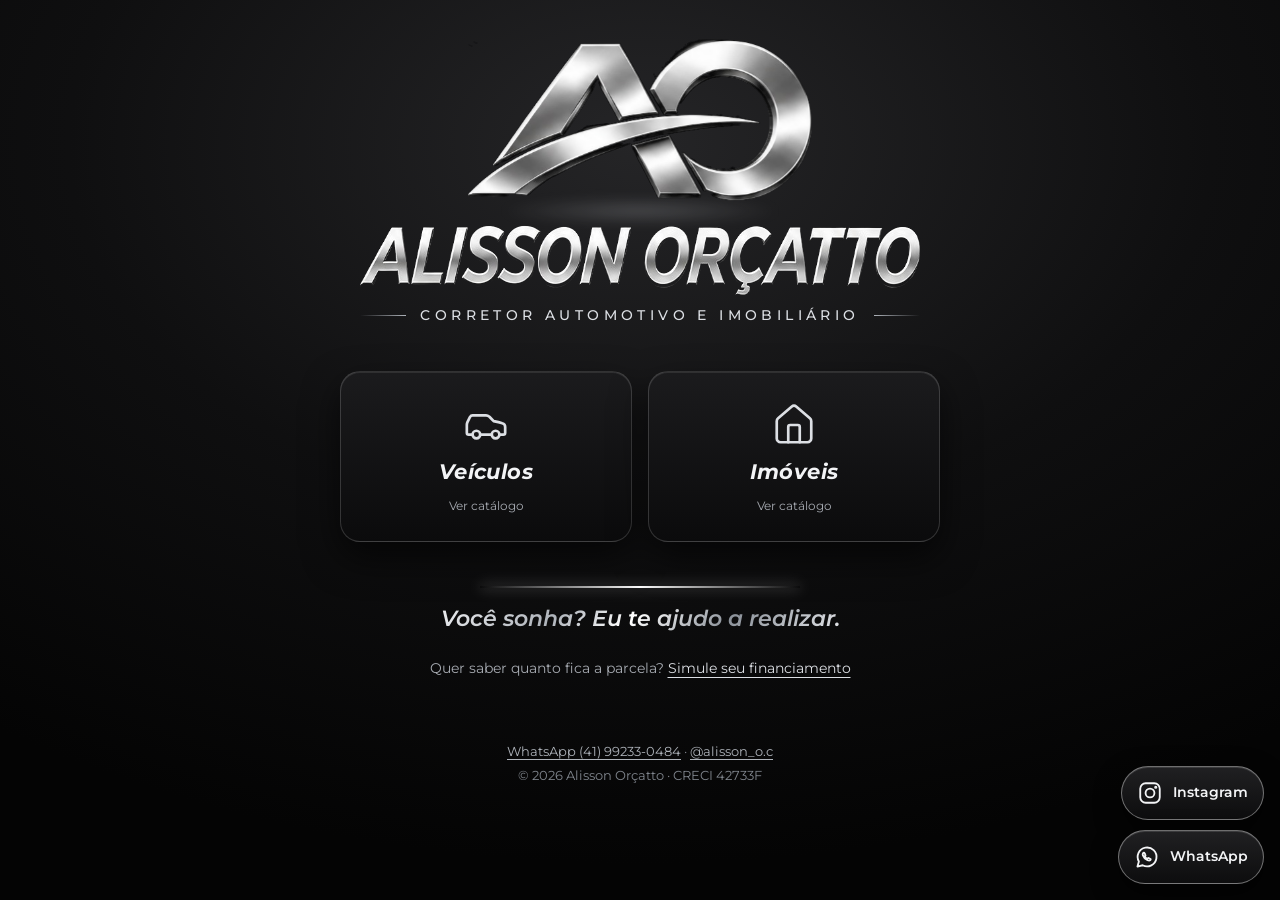
<file: index.html>
<!doctype html>
<html lang="pt-BR">
<head>
  <meta charset="utf-8">
  <meta name="viewport" content="width=device-width, initial-scale=1, viewport-fit=cover">
  <title>Alisson Orçatto | Corretor Automotivo e Imobiliário</title>
  <meta name="description" content="Veículos e imóveis com quem entende. Alisson Orçatto, corretor automotivo e imobiliário: escolha, simule o financiamento e fale direto pelo WhatsApp.">
  <meta property="og:type" content="website">
  <meta property="og:site_name" content="Alisson Orçatto — Corretor Automotivo e Imobiliário">
  <meta property="og:locale" content="pt_BR">
  <meta property="og:title" content="Alisson Orçatto | Corretor Automotivo e Imobiliário">
  <meta property="og:description" content="Você sonha? Eu te ajudo a realizar. Veículos e imóveis com atendimento direto no WhatsApp.">
  <meta property="og:url" content="https://alissonconsultoria.com/">
  <meta property="og:image" content="https://alissonconsultoria.com/assets/img/og.jpg">
  <meta property="og:image:width" content="1200">
  <meta property="og:image:height" content="630">
  <meta property="og:image:alt" content="Cartão de Alisson Orçatto — Carros e Imóveis">
  <meta name="twitter:card" content="summary_large_image">
  <meta name="twitter:image" content="https://alissonconsultoria.com/assets/img/og.jpg">
  <meta name="theme-color" content="#0a0a0b">
  <link rel="icon" type="image/png" href="assets/img/favicon.png">
  <link rel="apple-touch-icon" href="assets/img/apple-touch-icon.png">
  <link rel="preconnect" href="https://fonts.googleapis.com">
  <link rel="preconnect" href="https://fonts.gstatic.com" crossorigin>
  <link href="https://fonts.googleapis.com/css2?family=Montserrat:ital,wght@0,400;0,500;0,600;1,600;1,700;1,800&display=swap" rel="stylesheet">
  <link rel="stylesheet" href="assets/css/style.css?v=20261118a">
</head>
<body>

  <main class="hero">
    <div class="hero-inner">

      <h1 class="sr-only">Alisson Orçatto — Corretor Automotivo e Imobiliário</h1>

      <div class="logo3d" data-logo3d data-side="assets/img/ao-lado.png" title="Passe o mouse">
        <div class="ao3d">
          <img src="assets/img/ao.png" alt="Logo AO — Alisson Orçatto" width="519" height="243">
        </div>
      </div>

      <img class="logo-nome" src="assets/img/nome.png" alt="Alisson Orçatto" width="847" height="70">
      <div class="tagline">Corretor automotivo e imobiliário</div>

      <nav class="choices" aria-label="Escolha o que você procura">
        <a class="choice" href="veiculos.html">
          <svg viewBox="0 0 24 24" aria-hidden="true"><path d="M19 17h2c.6 0 1-.4 1-1v-3c0-.9-.7-1.7-1.5-1.9C18.7 10.6 16 10 16 10s-1.3-1.4-2.2-2.3c-.5-.4-1.1-.7-1.8-.7H5c-.6 0-1.1.4-1.4.9l-1.4 2.9A3.7 3.7 0 0 0 2 12v4c0 .6.4 1 1 1h2"/><circle cx="7" cy="17" r="2"/><path d="M9 17h6"/><circle cx="17" cy="17" r="2"/></svg>
          <strong>Veículos</strong>
          <span>Ver catálogo</span>
        </a>
        <a class="choice" href="imoveis.html">
          <svg viewBox="0 0 24 24" aria-hidden="true"><path d="M15 21v-8a1 1 0 0 0-1-1h-4a1 1 0 0 0-1 1v8"/><path d="M3 10a2 2 0 0 1 .709-1.528l7-5.999a2 2 0 0 1 2.582 0l7 5.999A2 2 0 0 1 21 10v9a2 2 0 0 1-2 2H5a2 2 0 0 1-2-2z"/></svg>
          <strong>Imóveis</strong>
          <span>Ver catálogo</span>
        </a>
      </nav>

      <p class="impact metal">Você sonha? Eu te ajudo a realizar.</p>

      <p class="simula-link">Quer saber quanto fica a parcela? <a href="financiamento.html">Simule seu financiamento</a></p>

      <footer class="footer">
        <p><a data-wa href="#">WhatsApp <span data-wa-num></span></a> · <a data-ig data-ig-text href="#">Instagram</a></p>
        <p>© <span data-year>2026</span> Alisson Orçatto · <span data-creci></span></p>
      </footer>
    </div>
  </main>

  <script src="assets/js/config.js?v=20261118a"></script>
  <script src="assets/js/main.js?v=20261118a"></script>
</body>
</html>
</file>
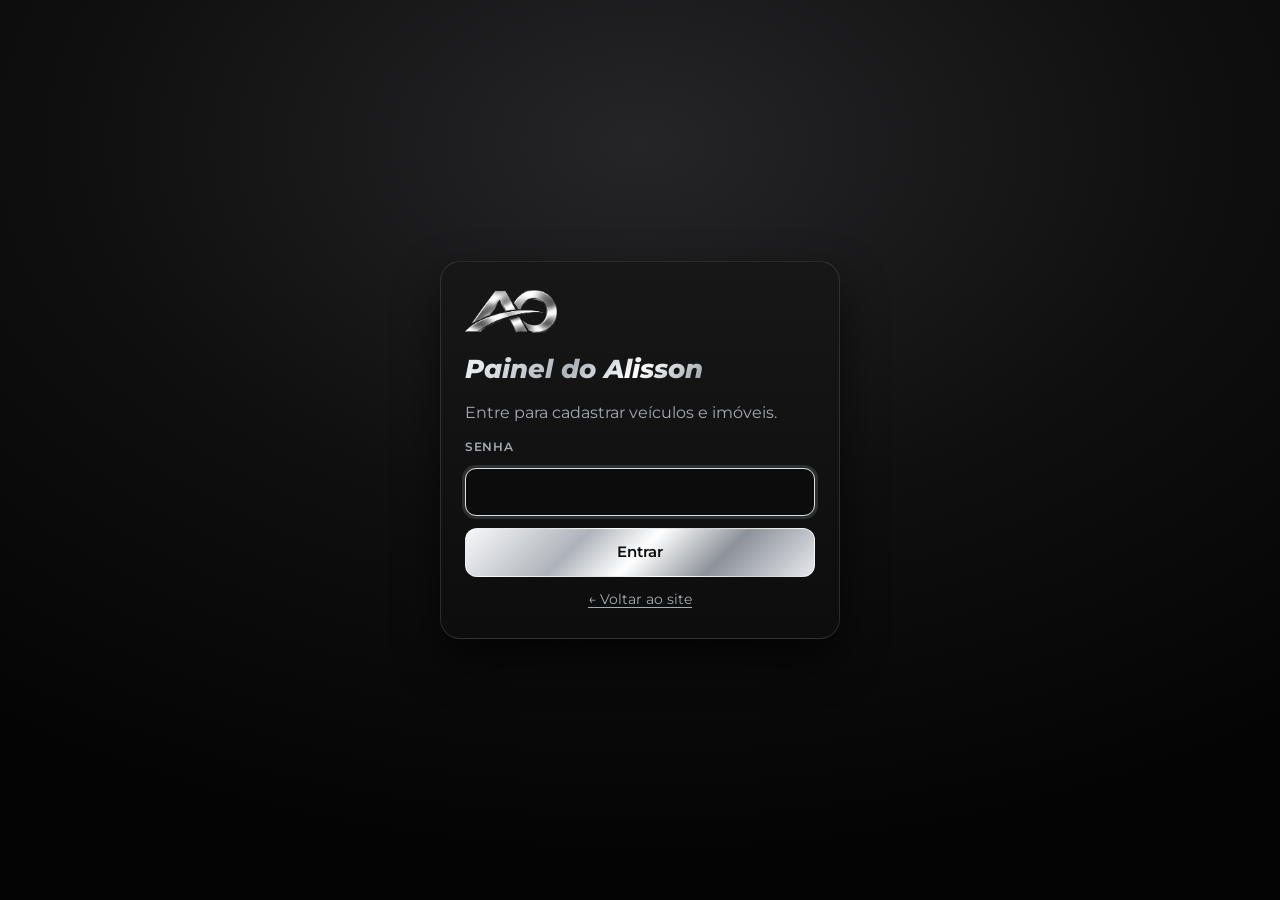
<file: admin/index.html>
<!doctype html>
<html lang="pt-BR">
<head>
  <meta charset="utf-8">
  <meta name="viewport" content="width=device-width, initial-scale=1, viewport-fit=cover">
  <meta name="robots" content="noindex, nofollow">
  <meta name="theme-color" content="#0a0a0b">
  <title>Painel | Alisson Orçatto</title>
  <link rel="icon" type="image/png" href="../assets/img/favicon.png">
  <link rel="apple-touch-icon" href="../assets/img/apple-touch-icon.png">
  <link rel="preconnect" href="https://fonts.googleapis.com">
  <link rel="preconnect" href="https://fonts.gstatic.com" crossorigin>
  <link href="https://fonts.googleapis.com/css2?family=Montserrat:ital,wght@0,400;0,500;0,600;1,600;1,700;1,800&display=swap" rel="stylesheet">
  <link rel="stylesheet" href="../assets/css/style.css?v=20261118a">
  <link rel="stylesheet" href="admin.css?v=20261118a">
</head>
<body class="adm">

  <div id="toast" class="toast" role="status" aria-live="polite" hidden></div>

  <!-- ===== Carregando ===== -->
  <main id="v-load" class="solo"><p class="muted">Carregando…</p></main>

  <!-- ===== Login ===== -->
  <main id="v-login" class="solo" hidden>
    <form class="box" id="f-login" autocomplete="on">
      <img class="logo-mini" src="../assets/img/ao.png" alt="AO">
      <h1 class="metal">Painel do Alisson</h1>
      <p class="muted">Entre para cadastrar veículos e imóveis.</p>
      <label for="login-senha">Senha</label>
      <input class="field" id="login-senha" type="password" autocomplete="current-password" required>
      <p class="erro" id="login-erro" hidden></p>
      <button class="btn btn-primary btn-block" type="submit">Entrar</button>
      <a class="voltar" href="../">← Voltar ao site</a>
    </form>
  </main>

  <!-- ===== Trocar senha (obrigatória no 1º acesso) ===== -->
  <main id="v-senha" class="solo" hidden>
    <form class="box" id="f-senha" autocomplete="off">
      <h1 class="metal" id="senha-titulo">Crie sua senha</h1>
      <p class="muted" id="senha-sub">Por segurança, troque a senha inicial por uma só sua (mínimo de 8 caracteres).</p>
      <label for="senha-atual">Senha atual</label>
      <input class="field" id="senha-atual" type="password" autocomplete="current-password" required>
      <label for="senha-nova">Nova senha</label>
      <input class="field" id="senha-nova" type="password" autocomplete="new-password" minlength="8" required>
      <label for="senha-nova2">Repita a nova senha</label>
      <input class="field" id="senha-nova2" type="password" autocomplete="new-password" minlength="8" required>
      <p class="erro" id="senha-erro" hidden></p>
      <button class="btn btn-primary btn-block" type="submit">Salvar senha</button>
      <button class="btn btn-block" type="button" id="senha-cancelar" hidden>Cancelar</button>
    </form>
  </main>

  <!-- ===== Painel ===== -->
  <div id="v-app" hidden>
    <header class="topbar">
      <div class="topbar-in">
        <a class="brand" href="./" aria-label="Painel"><img src="../assets/img/ao.png" alt="AO"><span>Painel</span></a>
        <nav class="nav" aria-label="Painel">
          <a href="../" target="_blank" rel="noopener">Ver site ↗</a>
          <a href="#" id="b-menu" role="button" aria-haspopup="true">Conta ▾</a>
        </nav>
      </div>
      <div id="menu" class="menu" hidden>
        <button type="button" id="m-senha">Trocar senha</button>
        <a href="api.php?action=backup" id="m-backup" download>Baixar backup completo (com fotos)</a>
        <button type="button" id="m-sair">Sair</button>
      </div>
    </header>

    <main class="page">
      <div class="tabs" role="tablist">
        <button class="tab" role="tab" type="button" data-tipo="veiculos" aria-selected="true">Veículos <span class="count" id="n-veiculos"></span></button>
        <button class="tab" role="tab" type="button" data-tipo="imoveis" aria-selected="false">Imóveis <span class="count" id="n-imoveis"></span></button>
      </div>

      <div class="bar">
        <h1 class="metal" id="lista-titulo">Veículos</h1>
        <button class="btn btn-primary" type="button" id="b-novo">+ Novo</button>
      </div>

      <div id="aviso-backup" class="note" hidden></div>

      <div id="lista" class="rows" aria-live="polite"></div>
    </main>
  </div>

  <!-- ===== Formulário (cadastrar / editar) ===== -->
  <div id="modal" class="modal" role="dialog" aria-modal="true" aria-labelledby="modal-titulo" hidden>
    <form id="f-item" class="sheet" novalidate>
      <div class="sheet-head">
        <h2 id="modal-titulo" class="metal">Novo veículo</h2>
        <button type="button" class="x" id="b-fechar" aria-label="Fechar">✕</button>
      </div>

      <div class="sheet-body">
        <div class="row">
          <span class="lbl">Fotos <span class="hint">(a primeira é a capa · arraste ou use as setas)</span></span>
          <div id="fotos" class="fotos"></div>
          <input id="in-fotos" type="file" accept="image/jpeg,image/png,image/webp" multiple hidden>
        </div>

        <div id="campos"></div>

        <div class="row">
          <label for="c-descricao">Observações <span class="hint">(opcional)</span></label>
          <textarea class="field" id="c-descricao" rows="5" placeholder="Ex.: único dono, revisões em dia, aceita troca…"></textarea>
        </div>

        <div class="row">
          <label for="c-status">Situação</label>
          <select class="field" id="c-status"></select>
          <p class="hint">“Reservado” continua no site com uma etiqueta. “Vendido” some do site, mas fica aqui no painel.</p>
        </div>

        <p class="erro" id="item-erro" hidden></p>
      </div>

      <div class="sheet-foot">
        <button type="button" class="btn danger" id="b-excluir" hidden>Excluir</button>
        <span class="grow"></span>
        <button type="button" class="btn" id="b-cancelar">Cancelar</button>
        <button type="submit" class="btn btn-primary" id="b-salvar">Salvar</button>
      </div>
    </form>
  </div>

  <script src="admin.js?v=20261118a"></script>
</body>
</html>
</file>
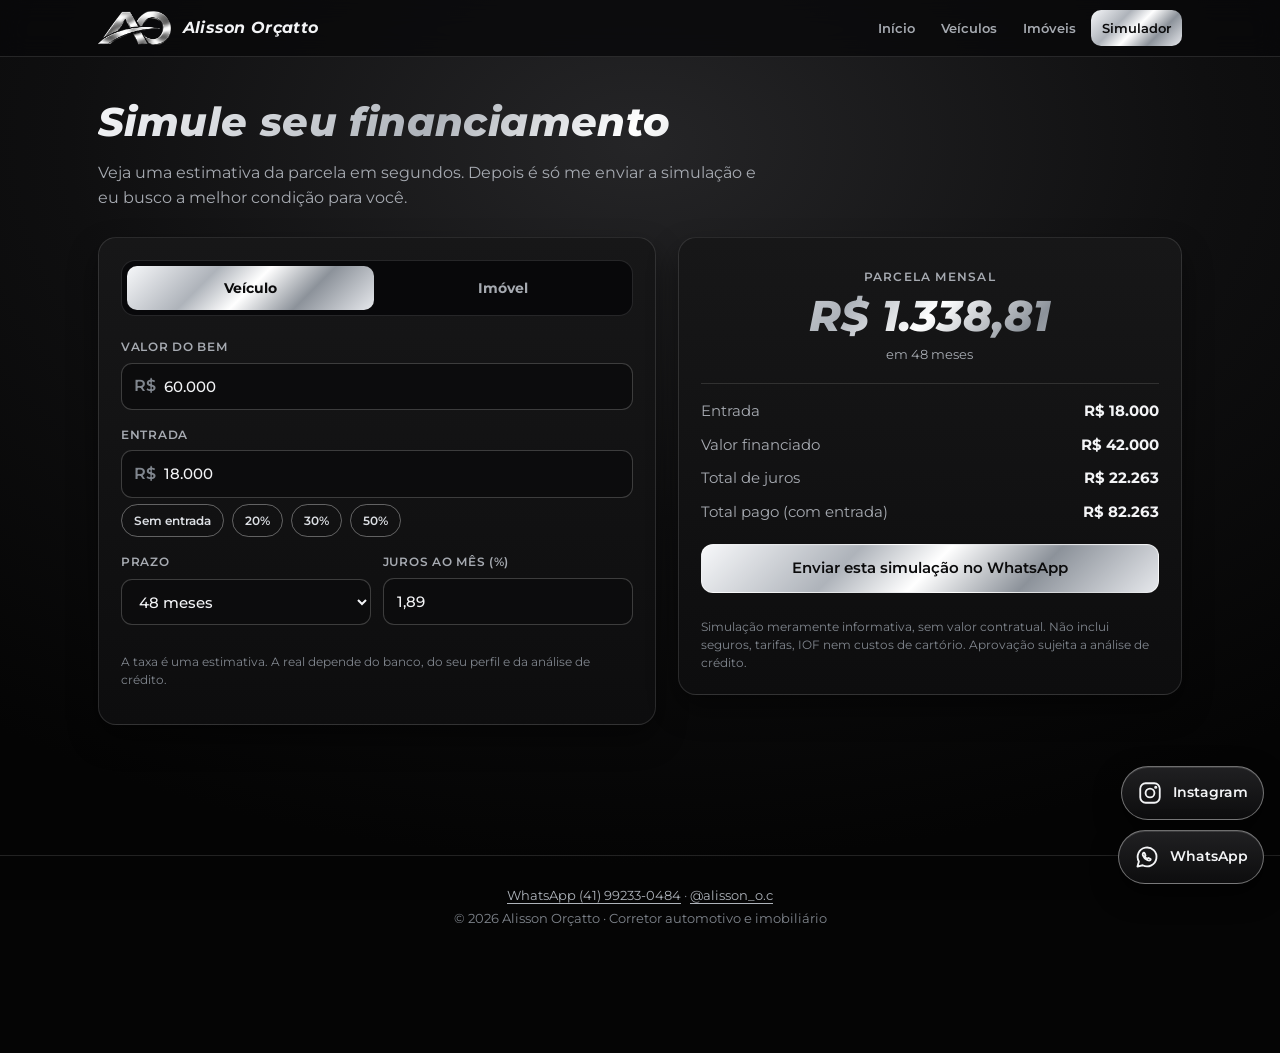
<file: financiamento.html>
<!doctype html>
<html lang="pt-BR">
<head>
  <meta charset="utf-8">
  <meta name="viewport" content="width=device-width, initial-scale=1, viewport-fit=cover">
  <title>Simulador de financiamento | Alisson Orçatto</title>
  <meta name="description" content="Simule o financiamento do seu veículo ou imóvel: parcela, juros e total pago. Estimativa rápida e envio direto pelo WhatsApp.">
  <meta property="og:type" content="website">
  <meta property="og:site_name" content="Alisson Orçatto — Corretor Automotivo e Imobiliário">
  <meta property="og:locale" content="pt_BR">
  <meta property="og:title" content="Simulador de financiamento | Alisson Orçatto">
  <meta property="og:description" content="Simule o financiamento do seu veículo ou imóvel: parcela, juros e total pago. Estimativa rápida e envio direto pelo WhatsApp.">
  <meta property="og:url" content="https://alissonconsultoria.com/financiamento.html">
  <meta property="og:image" content="https://alissonconsultoria.com/assets/img/og.jpg">
  <meta property="og:image:width" content="1200">
  <meta property="og:image:height" content="630">
  <meta property="og:image:alt" content="Cartão de Alisson Orçatto — Carros e Imóveis">
  <meta name="twitter:card" content="summary_large_image">
  <meta name="twitter:image" content="https://alissonconsultoria.com/assets/img/og.jpg">
  <meta name="theme-color" content="#0a0a0b">
  <link rel="icon" type="image/png" href="assets/img/favicon.png">
  <link rel="apple-touch-icon" href="assets/img/apple-touch-icon.png">
  <link rel="preconnect" href="https://fonts.googleapis.com">
  <link rel="preconnect" href="https://fonts.gstatic.com" crossorigin>
  <link href="https://fonts.googleapis.com/css2?family=Montserrat:ital,wght@0,400;0,500;0,600;1,600;1,700;1,800&display=swap" rel="stylesheet">
  <link rel="stylesheet" href="assets/css/style.css?v=20261118a">
</head>
<body>

  <header class="topbar">
    <div class="topbar-in">
      <a class="brand" href="./" aria-label="Início"><img src="assets/img/ao.png" alt="AO"><span>Alisson Orçatto</span></a>
      <nav class="nav" aria-label="Principal">
        <a href="./">Início</a>
        <a href="veiculos.html">Veículos</a>
        <a href="imoveis.html">Imóveis</a>
        <a href="financiamento.html" aria-current="page">Simulador</a>
      </nav>
    </div>
  </header>

  <main class="page">
    <div class="page-head">
      <h1 class="metal">Simule seu financiamento</h1>
      <p>Veja uma estimativa da parcela em segundos. Depois é só me enviar a simulação e eu busco a melhor condição para você.</p>
    </div>

    <div class="sim">
      <section class="panel" aria-label="Dados da simulação">
        <div class="tabs" role="tablist">
          <button class="tab" role="tab" type="button" data-modo="veiculo" aria-selected="true">Veículo</button>
          <button class="tab" role="tab" type="button" data-modo="imovel" aria-selected="false">Imóvel</button>
        </div>

        <div class="form">
          <div class="row">
            <label for="valor">Valor do bem</label>
            <div class="money"><span>R$</span><input class="field" id="valor" type="text" inputmode="numeric" autocomplete="off"></div>
          </div>

          <div class="row">
            <label for="entrada">Entrada</label>
            <div class="money"><span>R$</span><input class="field" id="entrada" type="text" inputmode="numeric" autocomplete="off"></div>
            <div class="chips" id="chips"></div>
          </div>

          <div class="two">
            <div class="row">
              <label for="prazo">Prazo</label>
              <select class="field" id="prazo"></select>
            </div>
            <div class="row">
              <label for="taxa">Juros ao mês (%)</label>
              <input class="field" id="taxa" type="text" inputmode="decimal" autocomplete="off">
            </div>
          </div>
          <p class="hint">A taxa é uma estimativa. A real depende do banco, do seu perfil e da análise de crédito.</p>

          <div class="row" id="sec-sistema" hidden>
            <span class="lbl">Sistema de amortização</span>
            <div class="seg">
              <label><input type="radio" name="sistema" value="price" checked><span>Price (parcela fixa)</span></label>
              <label><input type="radio" name="sistema" value="sac"><span>SAC (parcela decrescente)</span></label>
            </div>
          </div>
        </div>
      </section>

      <section class="panel result" aria-label="Resultado" aria-live="polite">
        <div id="erro" class="erro" hidden></div>
        <div id="saida">
          <div class="big">
            <div class="k" id="r-rotulo">Parcela mensal</div>
            <div class="v metal" id="r-parcela">—</div>
            <div class="n" id="r-nota"></div>
          </div>
          <ul class="kv">
            <li><span>Entrada</span><span id="r-entrada">—</span></li>
            <li><span>Valor financiado</span><span id="r-financiado">—</span></li>
            <li><span>Total de juros</span><span id="r-juros">—</span></li>
            <li><span>Total pago (com entrada)</span><span id="r-total">—</span></li>
          </ul>
          <a class="btn btn-primary btn-block" id="enviar" href="#" target="_blank" rel="noopener">Enviar esta simulação no WhatsApp</a>
        </div>
        <p class="aviso">Simulação meramente informativa, sem valor contratual. Não inclui seguros, tarifas, IOF nem custos de cartório. Aprovação sujeita a análise de crédito.</p>
      </section>
    </div>
  </main>

  <footer class="footer">
    <p><a data-wa href="#">WhatsApp <span data-wa-num></span></a> · <a data-ig data-ig-text href="#">Instagram</a></p>
    <p>© <span data-year>2026</span> Alisson Orçatto · Corretor automotivo e imobiliário</p>
  </footer>

  <script src="assets/js/config.js?v=20261118a"></script>
  <script src="assets/js/main.js?v=20261118a"></script>
  <script src="assets/js/financiamento.js?v=20261118a"></script>
</body>
</html>
</file>
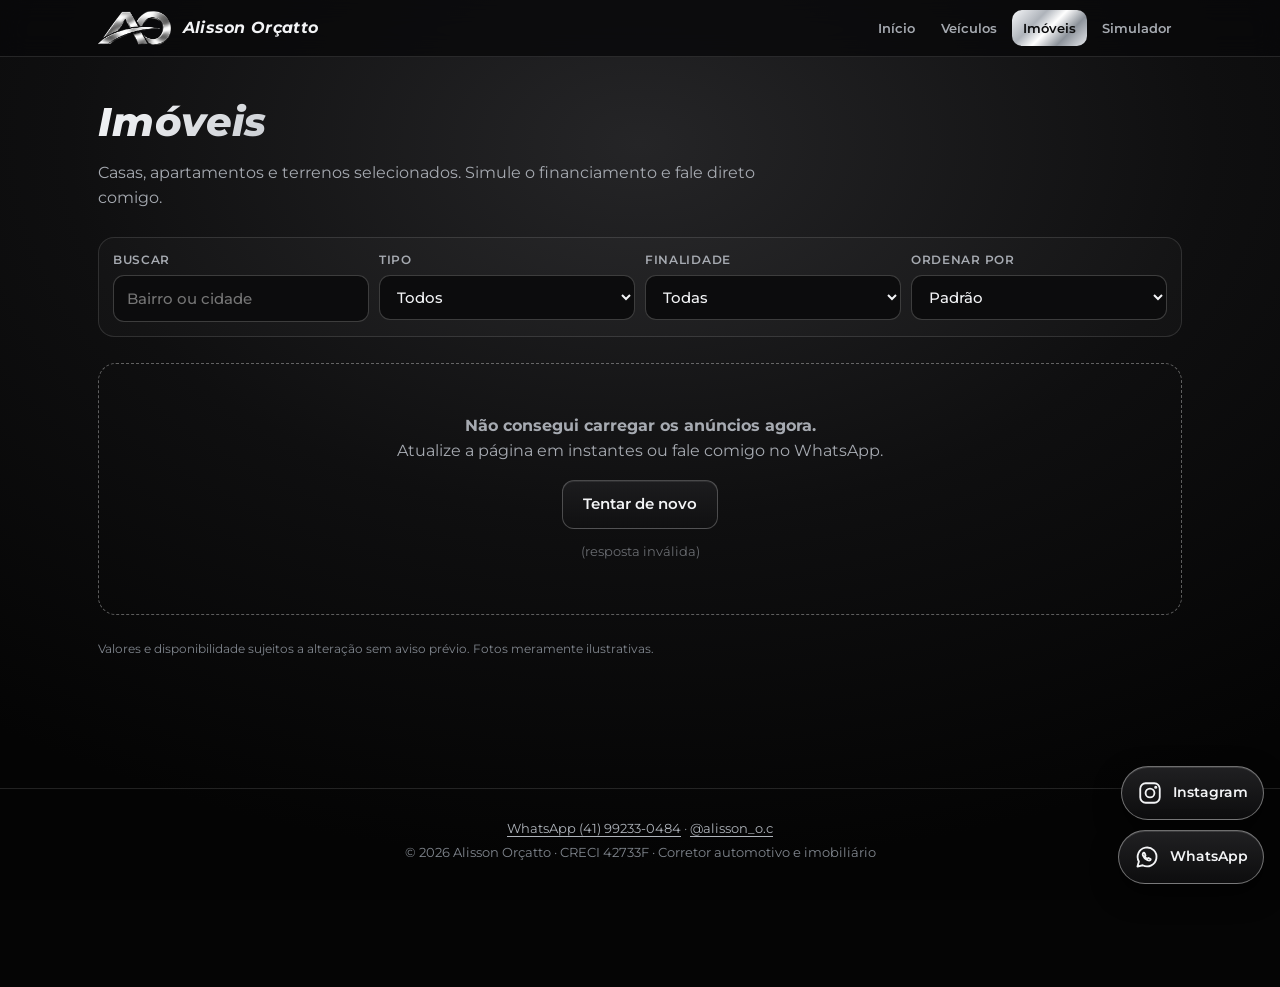
<file: imoveis.html>
<!doctype html>
<html lang="pt-BR">
<head>
  <meta charset="utf-8">
  <meta name="viewport" content="width=device-width, initial-scale=1, viewport-fit=cover">
  <title>Imóveis | Alisson Orçatto</title>
  <meta name="description" content="Catálogo de imóveis do corretor Alisson Orçatto: casas, apartamentos e terrenos. Simule o financiamento e fale direto pelo WhatsApp.">
  <meta property="og:type" content="website">
  <meta property="og:site_name" content="Alisson Orçatto — Corretor Automotivo e Imobiliário">
  <meta property="og:locale" content="pt_BR">
  <meta property="og:title" content="Imóveis | Alisson Orçatto">
  <meta property="og:description" content="Catálogo de imóveis do corretor Alisson Orçatto: casas, apartamentos e terrenos. Simule o financiamento e fale direto pelo WhatsApp.">
  <meta property="og:url" content="https://alissonconsultoria.com/imoveis.html">
  <meta property="og:image" content="https://alissonconsultoria.com/assets/img/og.jpg">
  <meta property="og:image:width" content="1200">
  <meta property="og:image:height" content="630">
  <meta property="og:image:alt" content="Cartão de Alisson Orçatto — Carros e Imóveis">
  <meta name="twitter:card" content="summary_large_image">
  <meta name="twitter:image" content="https://alissonconsultoria.com/assets/img/og.jpg">
  <meta name="theme-color" content="#0a0a0b">
  <link rel="icon" type="image/png" href="assets/img/favicon.png">
  <link rel="apple-touch-icon" href="assets/img/apple-touch-icon.png">
  <link rel="preconnect" href="https://fonts.googleapis.com">
  <link rel="preconnect" href="https://fonts.gstatic.com" crossorigin>
  <link href="https://fonts.googleapis.com/css2?family=Montserrat:ital,wght@0,400;0,500;0,600;1,600;1,700;1,800&display=swap" rel="stylesheet">
  <link rel="stylesheet" href="assets/css/style.css?v=20261118a">
</head>
<body>

  <header class="topbar">
    <div class="topbar-in">
      <a class="brand" href="./" aria-label="Início"><img src="assets/img/ao.png" alt="AO"><span>Alisson Orçatto</span></a>
      <nav class="nav" aria-label="Principal">
        <a href="./">Início</a>
        <a href="veiculos.html">Veículos</a>
        <a href="imoveis.html" aria-current="page">Imóveis</a>
        <a href="financiamento.html">Simulador</a>
      </nav>
    </div>
  </header>

  <main class="page" data-catalogo="imoveis">
    <div class="page-head">
      <h1 class="metal">Imóveis</h1>
      <p>Casas, apartamentos e terrenos selecionados. Simule o financiamento e fale direto comigo.</p>
    </div>

    <div class="filters">
      <label>Buscar
        <input id="f-busca" type="search" placeholder="Bairro ou cidade" autocomplete="off">
      </label>
      <label>Tipo
        <select id="f-categoria"><option value="">Todos</option></select>
      </label>
      <label>Finalidade
        <select id="f-finalidade">
          <option value="">Todas</option>
          <option>Venda</option>
          <option>Aluguel</option>
        </select>
      </label>
      <label>Ordenar por
        <select id="f-ordem">
          <option value="">Padrão</option>
          <option value="menor">Menor preço</option>
          <option value="maior">Maior preço</option>
        </select>
      </label>
    </div>

    <div id="lista" class="grid" aria-live="polite"></div>

    <p class="aviso">Valores e disponibilidade sujeitos a alteração sem aviso prévio. Fotos meramente ilustrativas.</p>
  </main>

  <footer class="footer">
    <p><a data-wa href="#">WhatsApp <span data-wa-num></span></a> · <a data-ig data-ig-text href="#">Instagram</a></p>
    <p>© <span data-year>2026</span> Alisson Orçatto · <span data-creci></span> · Corretor automotivo e imobiliário</p>
  </footer>

  <script src="assets/js/config.js?v=20261118a"></script>
  <script src="assets/js/main.js?v=20261118a"></script>
  <script src="assets/js/catalogo.js?v=20261118a"></script>
</body>
</html>
</file>
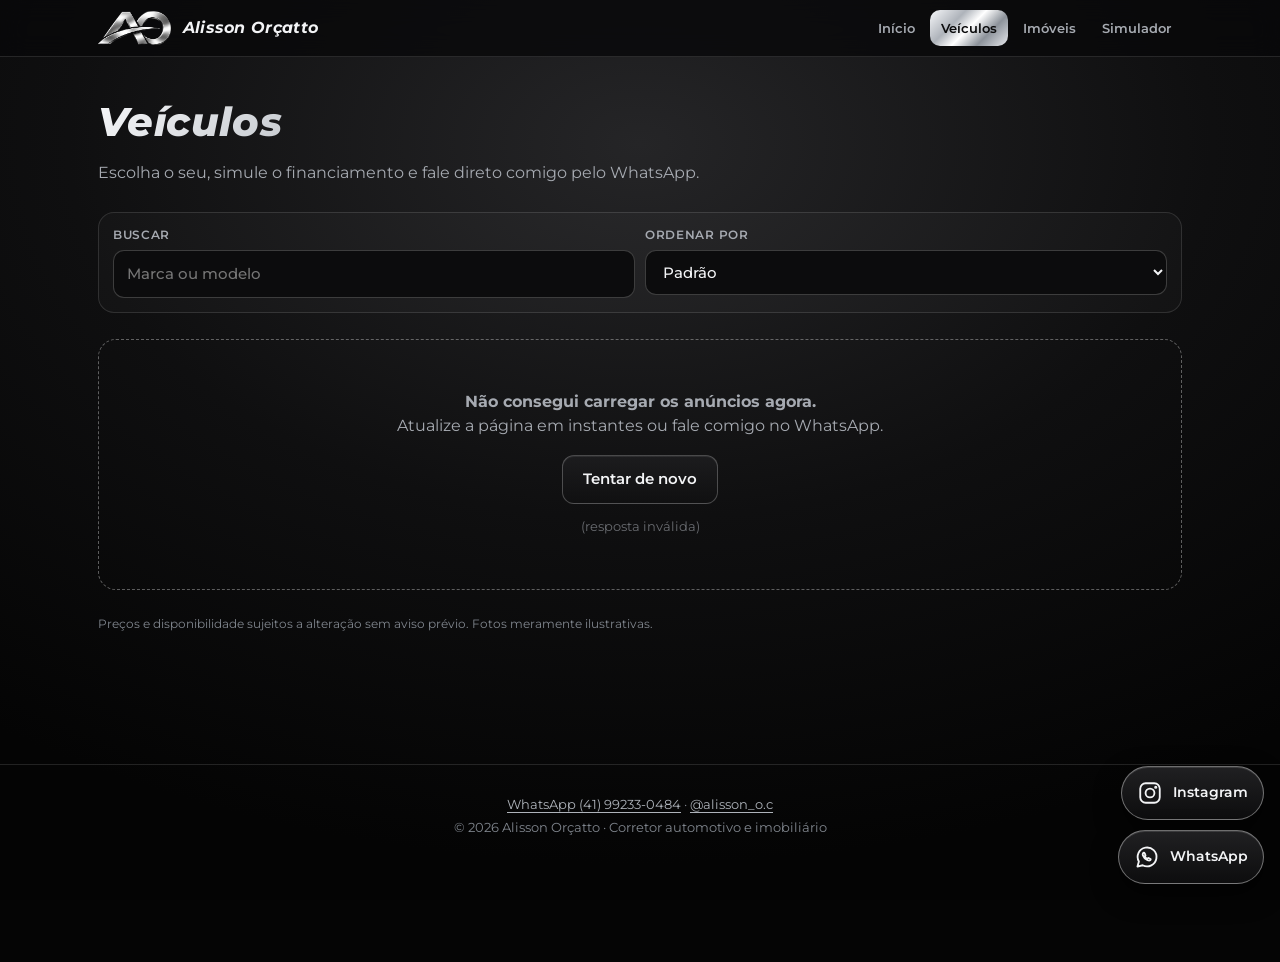
<file: veiculos.html>
<!doctype html>
<html lang="pt-BR">
<head>
  <meta charset="utf-8">
  <meta name="viewport" content="width=device-width, initial-scale=1, viewport-fit=cover">
  <title>Veículos | Alisson Orçatto</title>
  <meta name="description" content="Catálogo de veículos do corretor automotivo Alisson Orçatto. Escolha, simule o financiamento e fale direto pelo WhatsApp.">
  <meta property="og:type" content="website">
  <meta property="og:site_name" content="Alisson Orçatto — Corretor Automotivo e Imobiliário">
  <meta property="og:locale" content="pt_BR">
  <meta property="og:title" content="Veículos | Alisson Orçatto">
  <meta property="og:description" content="Catálogo de veículos do corretor automotivo Alisson Orçatto. Escolha, simule o financiamento e fale direto pelo WhatsApp.">
  <meta property="og:url" content="https://alissonconsultoria.com/veiculos.html">
  <meta property="og:image" content="https://alissonconsultoria.com/assets/img/og.jpg">
  <meta property="og:image:width" content="1200">
  <meta property="og:image:height" content="630">
  <meta property="og:image:alt" content="Cartão de Alisson Orçatto — Carros e Imóveis">
  <meta name="twitter:card" content="summary_large_image">
  <meta name="twitter:image" content="https://alissonconsultoria.com/assets/img/og.jpg">
  <meta name="theme-color" content="#0a0a0b">
  <link rel="icon" type="image/png" href="assets/img/favicon.png">
  <link rel="apple-touch-icon" href="assets/img/apple-touch-icon.png">
  <link rel="preconnect" href="https://fonts.googleapis.com">
  <link rel="preconnect" href="https://fonts.gstatic.com" crossorigin>
  <link href="https://fonts.googleapis.com/css2?family=Montserrat:ital,wght@0,400;0,500;0,600;1,600;1,700;1,800&display=swap" rel="stylesheet">
  <link rel="stylesheet" href="assets/css/style.css?v=20261118a">
</head>
<body>

  <header class="topbar">
    <div class="topbar-in">
      <a class="brand" href="./" aria-label="Início"><img src="assets/img/ao.png" alt="AO"><span>Alisson Orçatto</span></a>
      <nav class="nav" aria-label="Principal">
        <a href="./">Início</a>
        <a href="veiculos.html" aria-current="page">Veículos</a>
        <a href="imoveis.html">Imóveis</a>
        <a href="financiamento.html">Simulador</a>
      </nav>
    </div>
  </header>

  <main class="page" data-catalogo="veiculos">
    <div class="page-head">
      <h1 class="metal">Veículos</h1>
      <p>Escolha o seu, simule o financiamento e fale direto comigo pelo WhatsApp.</p>
    </div>

    <div class="filters">
      <label>Buscar
        <input id="f-busca" type="search" placeholder="Marca ou modelo" autocomplete="off">
      </label>
      <label>Ordenar por
        <select id="f-ordem">
          <option value="">Padrão</option>
          <option value="menor">Menor preço</option>
          <option value="maior">Maior preço</option>
          <option value="novo">Mais novos</option>
        </select>
      </label>
    </div>

    <div id="lista" class="grid" aria-live="polite"></div>

    <p class="aviso">Preços e disponibilidade sujeitos a alteração sem aviso prévio. Fotos meramente ilustrativas.</p>
  </main>

  <footer class="footer">
    <p><a data-wa href="#">WhatsApp <span data-wa-num></span></a> · <a data-ig data-ig-text href="#">Instagram</a></p>
    <p>© <span data-year>2026</span> Alisson Orçatto · Corretor automotivo e imobiliário</p>
  </footer>

  <script src="assets/js/config.js?v=20261118a"></script>
  <script src="assets/js/main.js?v=20261118a"></script>
  <script src="assets/js/catalogo.js?v=20261118a"></script>
</body>
</html>
</file>
<file: assets/css/style.css>
/* ==========================================================
   Alisson Orçatto — Corretor Automotivo e Imobiliário
   Paleta tirada do cartão: preto profundo + prata metálico
   ========================================================== */

:root {
  --bg0: #050505;
  --bg1: #0c0c0d;
  --bg2: #161617;
  --line: rgba(255, 255, 255, 0.12);
  --line-strong: rgba(255, 255, 255, 0.34);
  --silver: #dcdfe4;
  --silver-2: #aeb3ba;
  --silver-3: #80868e;
  --text: #f3f4f6;
  --muted: #a6aab1;
  --danger: #ff9a9a;
  --metal: linear-gradient(135deg, #f7f8fa 0%, #aeb3ba 32%, #ffffff 50%, #8c929a 72%, #e6e8ec 100%);
  --radius: 18px;
  --maxw: 1120px;
}

*, *::before, *::after { box-sizing: border-box; }

html { -webkit-text-size-adjust: 100%; color-scheme: dark; scroll-behavior: smooth; }

body {
  margin: 0;
  min-height: 100svh;
  font-family: 'Montserrat', 'Segoe UI', system-ui, -apple-system, Roboto, Helvetica, Arial, sans-serif;
  color: var(--text);
  background: var(--bg0);
  line-height: 1.55;
  -webkit-font-smoothing: antialiased;
}

body::before {
  content: "";
  position: fixed;
  inset: 0;
  z-index: -1;
  background:
    radial-gradient(1100px 720px at 50% 16%, #252527 0%, #0f0f10 52%, #040404 100%);
}

[hidden] { display: none !important; }

img { max-width: 100%; display: block; }
a { color: inherit; }

.sr-only {
  position: absolute; width: 1px; height: 1px; margin: -1px; padding: 0;
  overflow: hidden; clip: rect(0, 0, 0, 0); white-space: nowrap; border: 0;
}

:focus-visible { outline: 2px solid var(--silver); outline-offset: 3px; border-radius: 6px; }

.metal {
  background: var(--metal);
  -webkit-background-clip: text;
  background-clip: text;
  color: transparent;
}

/* ---------- Botões ---------- */
.btn {
  display: inline-flex; align-items: center; justify-content: center; gap: 9px;
  padding: 12px 20px;
  border-radius: 12px;
  border: 1px solid rgba(255, 255, 255, 0.24);
  background: linear-gradient(180deg, #1c1c1e, #101011);
  color: var(--text);
  font: inherit; font-weight: 600; font-size: 0.92rem;
  text-decoration: none; cursor: pointer;
  box-shadow: inset 0 1px 0 rgba(255, 255, 255, 0.08);
  transition: transform 0.2s, border-color 0.2s, box-shadow 0.2s, background 0.2s;
}
.btn:hover { transform: translateY(-2px); border-color: var(--line-strong); box-shadow: 0 8px 22px rgba(0, 0, 0, 0.5); }
.btn svg { width: 18px; height: 18px; flex: none; }

.btn-primary {
  background: var(--metal);
  color: #0b0b0c;
  border-color: rgba(255, 255, 255, 0.6);
}
.btn-primary:hover { box-shadow: 0 8px 26px rgba(220, 223, 228, 0.25); }

.btn-block { width: 100%; }

/* ---------- Ícones sociais (traço, como no cartão) ---------- */
.ico { fill: none; stroke: currentColor; stroke-width: 1.7; stroke-linecap: round; stroke-linejoin: round; }

/* ---------- Home ---------- */
.hero {
  min-height: 100svh;
  display: grid;
  place-items: center;
  padding: 40px 20px 110px;
}
.hero-inner {
  width: 100%;
  max-width: 720px;
  text-align: center;
  display: flex; flex-direction: column; align-items: center;
}

/* Logo AO em 3D (camadas empilhadas + giro no hover) */
.logo3d {
  position: relative;
  width: min(64vw, 340px);
  aspect-ratio: 519 / 243;
  perspective: 900px;
  cursor: pointer;
  -webkit-tap-highlight-color: transparent;
}
.logo3d::after {
  content: "";
  position: absolute; left: 8%; right: 8%; bottom: -26px; height: 28px;
  background: radial-gradient(ellipse at center, rgba(220, 223, 228, 0.22), transparent 70%);
  filter: blur(6px);
  pointer-events: none;
}
.ao3d { position: absolute; inset: 0; transform-style: preserve-3d; will-change: transform; }
.ao3d img { position: absolute; inset: 0; width: 100%; height: 100%; user-select: none; -webkit-user-drag: none; }

.logo-nome { width: min(86vw, 560px); margin-top: 26px; }

.tagline {
  display: flex; align-items: center; justify-content: center; gap: 14px;
  width: min(92vw, 560px);
  margin-top: 10px;
  color: var(--silver);
  font-size: clamp(0.62rem, 2.5vw, 0.86rem);
  font-weight: 500;
  letter-spacing: 0.32em;
  text-transform: uppercase;
}
.tagline::before, .tagline::after {
  content: ""; flex: 1; height: 1px;
  background: linear-gradient(90deg, transparent, var(--silver-2));
}
.tagline::after { background: linear-gradient(270deg, transparent, var(--silver-2)); }

.choices {
  display: grid; grid-template-columns: 1fr 1fr; gap: 16px;
  width: min(100%, 600px);
  margin-top: 44px;
}

.choice {
  position: relative; overflow: hidden;
  display: flex; flex-direction: column; align-items: center; gap: 8px;
  padding: 30px 14px 26px;
  border-radius: 20px;
  text-decoration: none; color: var(--text);
  background: linear-gradient(180deg, #1b1b1d 0%, #0b0b0c 100%);
  border: 1px solid rgba(255, 255, 255, 0.16);
  box-shadow: 0 16px 36px rgba(0, 0, 0, 0.6), inset 0 1px 0 rgba(255, 255, 255, 0.09);
  transition: transform 0.25s, border-color 0.25s, box-shadow 0.25s;
}
.choice::after {
  content: ""; position: absolute; inset: 0; pointer-events: none;
  background: linear-gradient(115deg, transparent 35%, rgba(255, 255, 255, 0.15) 50%, transparent 65%);
  transform: translateX(-120%);
  transition: transform 0.75s;
}
.choice:hover, .choice:focus-visible { transform: translateY(-5px); border-color: rgba(255, 255, 255, 0.55); box-shadow: 0 22px 44px rgba(0, 0, 0, 0.65), 0 0 28px rgba(220, 223, 228, 0.12); }
.choice:hover::after, .choice:focus-visible::after { transform: translateX(120%); }
.choice svg { width: 46px; height: 46px; stroke: var(--silver); fill: none; stroke-width: 1.4; stroke-linecap: round; stroke-linejoin: round; }
.choice strong { font-size: 1.3rem; font-style: italic; font-weight: 700; letter-spacing: 0.02em; }
.choice span { font-size: 0.78rem; color: var(--muted); }

.impact {
  margin: 44px 0 0;
  font-size: clamp(1rem, 3.6vw, 1.35rem);
  font-style: italic; font-weight: 600;
  display: flex; flex-direction: column; align-items: center; gap: 14px;
}
.impact::before {
  content: ""; width: min(70vw, 320px); height: 2px;
  background: linear-gradient(90deg, transparent, #fff, transparent);
  box-shadow: 0 0 14px rgba(255, 255, 255, 0.55);
}

.simula-link { margin-top: 22px; font-size: 0.85rem; color: var(--muted); }
.simula-link a { color: var(--silver); text-underline-offset: 4px; }

/* ---------- Botões flutuantes ---------- */
.floaters {
  position: fixed; right: 16px; bottom: 16px; z-index: 50;
  display: flex; flex-direction: column; gap: 10px; align-items: flex-end;
}
.fab {
  display: inline-flex; align-items: center; gap: 10px;
  height: 54px; min-width: 54px; padding: 0 15px;
  justify-content: center;
  border-radius: 27px;
  background: linear-gradient(180deg, #202022, #0d0d0e);
  border: 1px solid rgba(255, 255, 255, 0.4);
  color: var(--text); text-decoration: none; font-weight: 600; font-size: 0.88rem;
  box-shadow: 0 10px 26px rgba(0, 0, 0, 0.6), inset 0 1px 0 rgba(255, 255, 255, 0.12);
  transition: transform 0.2s, border-color 0.2s, box-shadow 0.2s;
}
.fab:hover { transform: translateY(-3px) scale(1.03); border-color: #fff; box-shadow: 0 12px 30px rgba(0, 0, 0, 0.7), 0 0 20px rgba(255, 255, 255, 0.18); }
.fab svg { width: 26px; height: 26px; flex: none; }
.fab .fab-label { display: none; }
@media (min-width: 700px) { .fab .fab-label { display: inline; } }

/* ---------- Páginas internas ---------- */
.topbar {
  position: sticky; top: 0; z-index: 40;
  backdrop-filter: blur(12px); -webkit-backdrop-filter: blur(12px);
  background: rgba(8, 8, 9, 0.78);
  border-bottom: 1px solid var(--line);
}
.topbar-in {
  max-width: var(--maxw); margin: 0 auto; padding: 10px 18px;
  display: flex; align-items: center; justify-content: space-between; gap: 14px;
}
.brand { display: flex; align-items: center; gap: 12px; text-decoration: none; }
.brand img { height: 34px; width: auto; }
.brand span { font-style: italic; font-weight: 700; letter-spacing: 0.02em; font-size: 0.98rem; display: none; }
@media (min-width: 560px) { .brand span { display: inline; } }

.nav { display: flex; gap: 4px; }
.nav a {
  text-decoration: none; font-size: 0.82rem; font-weight: 600;
  color: var(--muted); padding: 8px 11px; border-radius: 10px;
  transition: color 0.2s, background 0.2s;
}
.nav a:hover { color: var(--text); background: rgba(255, 255, 255, 0.06); }
.nav a[aria-current="page"] { color: #0b0b0c; background: var(--metal); }

main.page { max-width: var(--maxw); margin: 0 auto; padding: 34px 18px 130px; }

.page-head { margin-bottom: 26px; }
.page-head h1 { margin: 0; font-size: clamp(1.7rem, 5vw, 2.5rem); font-style: italic; font-weight: 800; letter-spacing: 0.01em; }
.page-head p { margin: 8px 0 0; color: var(--muted); max-width: 60ch; }

/* Filtros */
.filters {
  display: flex; flex-wrap: wrap; gap: 10px;
  padding: 14px; margin-bottom: 26px;
  border: 1px solid var(--line); border-radius: 16px;
  background: rgba(255, 255, 255, 0.025);
}
.filters label { display: flex; flex-direction: column; gap: 5px; font-size: 0.72rem; font-weight: 600; color: var(--muted); letter-spacing: 0.06em; text-transform: uppercase; flex: 1 1 150px; }

.field, .filters input, .filters select {
  width: 100%;
  padding: 11px 13px;
  border-radius: 11px;
  border: 1px solid rgba(255, 255, 255, 0.2);
  background: #0c0c0d;
  color: var(--text);
  font: inherit; font-size: 0.95rem; text-transform: none; letter-spacing: normal; font-weight: 500;
}
.field:focus, .filters input:focus, .filters select:focus { outline: none; border-color: var(--silver); box-shadow: 0 0 0 3px rgba(220, 223, 228, 0.14); }

/* Grade de cartões */
.grid { display: grid; grid-template-columns: repeat(auto-fill, minmax(290px, 1fr)); gap: 20px; }

.card {
  display: flex; flex-direction: column;
  border-radius: var(--radius); overflow: hidden;
  background: linear-gradient(180deg, #171718, #0d0d0e);
  border: 1px solid var(--line);
  box-shadow: 0 14px 30px rgba(0, 0, 0, 0.45);
  transition: transform 0.25s, border-color 0.25s;
}
.card:hover { transform: translateY(-4px); border-color: var(--line-strong); }

.media { position: relative; aspect-ratio: 4 / 3; background: #0a0a0b; overflow: hidden; }
.strip { display: flex; position: absolute; inset: 0; overflow-x: auto; scroll-snap-type: x mandatory; scrollbar-width: none; }
.strip::-webkit-scrollbar { display: none; }
.strip .slide { flex: 0 0 100%; position: relative; overflow: hidden; scroll-snap-align: center; background: #0a0a0b; }
/* a foto aparece inteira (nada é cortado); o que sobrar dos lados é preenchido com a própria foto desfocada */
.slide::before, .th.fill::before { content: ""; position: absolute; inset: -24px; background: var(--img) center / cover; filter: blur(16px) brightness(.55); }
.strip .slide img { position: relative; width: 100%; height: 100%; object-fit: contain; }
.ph {
  height: 100%; display: grid; place-items: center; align-content: center; gap: 8px; text-align: center;
  color: var(--silver-3); font-size: 0.78rem; letter-spacing: 0.12em; text-transform: uppercase;
  background: radial-gradient(circle at 50% 40%, #1b1b1d, #0a0a0b);
}
.ph svg { width: 54px; height: 54px; stroke: var(--silver-3); fill: none; stroke-width: 1.2; stroke-linecap: round; stroke-linejoin: round; }

.badge {
  position: absolute; top: 12px; left: 12px;
  padding: 4px 10px; border-radius: 999px;
  font-size: 0.68rem; font-weight: 700; letter-spacing: 0.1em; text-transform: uppercase;
  background: rgba(8, 8, 9, 0.82); border: 1px solid var(--line-strong); color: var(--silver);
}
.nav-btn {
  position: absolute; top: 50%; transform: translateY(-50%);
  width: 34px; height: 34px; border-radius: 50%;
  display: grid; place-items: center;
  background: rgba(8, 8, 9, 0.75); border: 1px solid var(--line-strong); color: var(--text); cursor: pointer;
}
.nav-btn.prev { left: 8px; } .nav-btn.next { right: 8px; }
.nav-btn svg { width: 16px; height: 16px; }

.card-body { padding: 18px 18px 8px; flex: 1; }
.card-body h3 { margin: 0; font-size: 1.08rem; font-weight: 700; line-height: 1.3; }
.card-body .sub { margin: 4px 0 0; color: var(--muted); font-size: 0.84rem; }
.specs { list-style: none; margin: 14px 0 0; padding: 0; display: flex; flex-wrap: wrap; gap: 8px; }
.specs li {
  padding: 5px 10px; border-radius: 999px; font-size: 0.76rem; font-weight: 500;
  color: var(--silver); background: rgba(255, 255, 255, 0.05); border: 1px solid var(--line);
}
.price { margin: 16px 0 0; font-size: 1.45rem; font-weight: 800; font-style: italic; }
.price small { font-size: 0.72rem; font-weight: 500; color: var(--muted); font-style: normal; }
.card-actions { display: grid; grid-template-columns: 1fr auto; gap: 10px; padding: 14px 18px 18px; }
.card-actions .btn { padding: 11px 14px; font-size: 0.85rem; }

.empty { grid-column: 1 / -1; text-align: center; padding: 50px 20px; color: var(--muted); border: 1px dashed var(--line-strong); border-radius: var(--radius); }
.aviso { margin-top: 30px; font-size: 0.78rem; color: var(--silver-3); }

/* ---------- Simulador ---------- */
.sim { display: grid; gap: 22px; grid-template-columns: 1fr; }
@media (min-width: 900px) { .sim { grid-template-columns: 1.05fr 0.95fr; align-items: start; } }

.panel {
  padding: 22px; border-radius: var(--radius);
  background: linear-gradient(180deg, #171718, #0d0d0e);
  border: 1px solid var(--line);
  box-shadow: 0 14px 30px rgba(0, 0, 0, 0.45);
}
.tabs { display: grid; grid-template-columns: 1fr 1fr; gap: 6px; padding: 5px; border-radius: 14px; background: #08080a; border: 1px solid var(--line); margin-bottom: 22px; }
.tab {
  padding: 11px; border-radius: 10px; border: 0; cursor: pointer;
  background: transparent; color: var(--muted); font: inherit; font-weight: 700; font-size: 0.9rem;
}
.tab[aria-selected="true"] { background: var(--metal); color: #0b0b0c; }

.form { display: grid; gap: 16px; }
.form .row { display: grid; gap: 6px; }
.form label, .form .lbl { font-size: 0.74rem; font-weight: 600; color: var(--muted); letter-spacing: 0.06em; text-transform: uppercase; }
.money { position: relative; }
.money span { position: absolute; left: 13px; top: 50%; transform: translateY(-50%); color: var(--silver-3); font-weight: 600; pointer-events: none; }
.money .field { padding-left: 42px; }
.chips { display: flex; flex-wrap: wrap; gap: 8px; }
.chip {
  padding: 6px 12px; border-radius: 999px; cursor: pointer;
  border: 1px solid var(--line-strong); background: transparent; color: var(--silver);
  font: inherit; font-size: 0.78rem; font-weight: 600;
}
.chip:hover { background: rgba(255, 255, 255, 0.08); }
.two { display: grid; grid-template-columns: 1fr 1fr; gap: 12px; }
.hint { font-size: 0.74rem; color: var(--silver-3); text-transform: none; letter-spacing: normal; font-weight: 400; }
.seg { display: flex; gap: 8px; }
.seg label { flex: 1; text-transform: none; letter-spacing: normal; font-size: 0.88rem; font-weight: 600; color: var(--silver); }
.seg input { position: absolute; opacity: 0; pointer-events: none; }
.seg span { display: block; text-align: center; padding: 10px; border-radius: 11px; border: 1px solid var(--line-strong); cursor: pointer; }
.seg input:checked + span { background: rgba(255, 255, 255, 0.12); border-color: #fff; }
.seg input:focus-visible + span { outline: 2px solid var(--silver); outline-offset: 2px; }

.result { position: sticky; top: 76px; }
.big { text-align: center; padding: 8px 0 18px; border-bottom: 1px solid var(--line); }
.big .k { font-size: 0.76rem; color: var(--muted); text-transform: uppercase; letter-spacing: 0.1em; font-weight: 600; }
.big .v { font-size: clamp(2rem, 7vw, 2.7rem); font-weight: 800; font-style: italic; line-height: 1.15; margin-top: 4px; }
.big .n { font-size: 0.82rem; color: var(--muted); margin-top: 4px; }
.kv { list-style: none; margin: 16px 0 20px; padding: 0; display: grid; gap: 11px; }
.kv li { display: flex; justify-content: space-between; gap: 12px; font-size: 0.92rem; }
.kv li span:first-child { color: var(--muted); }
.kv li span:last-child { font-weight: 700; }
.erro { padding: 12px 14px; border-radius: 12px; border: 1px solid rgba(255, 154, 154, 0.5); color: var(--danger); font-size: 0.88rem; background: rgba(255, 154, 154, 0.06); }

/* ---------- Rodapé ---------- */
.footer { border-top: 1px solid var(--line); padding: 26px 18px 120px; text-align: center; color: var(--silver-3); font-size: 0.8rem; }
.footer a { color: var(--silver-2); text-underline-offset: 3px; }
.footer p { margin: 4px 0; }
.hero .footer { border: 0; padding: 0; margin-top: 46px; }

@media (max-width: 400px) {
  .two { grid-template-columns: 1fr; }
  .choices { gap: 12px; margin-top: 34px; }
  .choice { padding: 24px 10px 20px; }
  .choice svg { width: 40px; height: 40px; }
  .fab { height: 48px; min-width: 48px; padding: 0 12px; }
  .fab svg { width: 24px; height: 24px; }
  .floaters { right: 12px; bottom: 12px; }
}
@media (max-width: 340px) {
  .choices { grid-template-columns: 1fr; }
}

@media (prefers-reduced-motion: reduce) {
  *, *::before, *::after { transition: none !important; animation: none !important; scroll-behavior: auto !important; }
}

.card-body .desc { margin-top: 10px; font-size: .8rem; line-height: 1.45; display: -webkit-box; -webkit-line-clamp: 3; -webkit-box-orient: vertical; overflow: hidden; }

/* ===== Página completa do anúncio ===== */
.card[data-href] { cursor: pointer; }
.card-body h3 a { text-decoration: none; color: inherit; }
.card-body h3 a:hover { text-decoration: underline; text-underline-offset: 3px; }
.card .mais { display: inline-block; margin-top: 10px; font-size: .8rem; font-weight: 600; color: var(--silver); text-decoration: none; }
.card .mais:hover { text-decoration: underline; text-underline-offset: 3px; }

.crumbs { display: flex; flex-wrap: wrap; gap: 8px; align-items: center; margin: 0 0 18px; font-size: .8rem; color: var(--muted); }
.crumbs a { color: var(--silver-2); text-decoration: none; }
.crumbs a:hover { text-decoration: underline; }
.crumbs [aria-current] { color: var(--text); }

.anuncio { display: grid; grid-template-columns: minmax(0, 1fr); gap: 26px; align-items: start; }
.galeria, .info { min-width: 0; }
@media (min-width: 900px) { .anuncio { grid-template-columns: minmax(0, 1.25fr) minmax(0, 1fr); gap: 38px; } }

.gal-main { position: relative; aspect-ratio: 4 / 3; background: #0a0a0b; border: 1px solid var(--line); border-radius: var(--radius); overflow: hidden; }
.gal-strip { display: flex; height: 100%; overflow-x: auto; scroll-snap-type: x mandatory; scrollbar-width: none; outline-offset: -3px; }
.gal-strip::-webkit-scrollbar { display: none; }
.gal-strip img { flex: 0 0 100%; width: 100%; height: 100%; object-fit: contain; background: #0a0a0b; scroll-snap-align: center; cursor: zoom-in; }
.gal-main .nav-btn { width: 42px; height: 42px; }
.gal-main .nav-btn svg { width: 20px; height: 20px; }
.gal-count { position: absolute; right: 12px; bottom: 12px; padding: 4px 10px; border-radius: 999px; font-size: .72rem; font-weight: 600; background: rgba(8,8,9,.82); border: 1px solid var(--line-strong); }
.gal-zoom { position: absolute; right: 12px; top: 12px; width: 38px; height: 38px; border-radius: 50%; display: grid; place-items: center; background: rgba(8,8,9,.75); border: 1px solid var(--line-strong); color: var(--text); cursor: pointer; }
.gal-zoom svg { width: 18px; height: 18px; }
.gal-main .ph { height: 100%; display: grid; place-items: center; color: var(--silver-3); }
.gal-thumbs { display: grid; grid-template-columns: repeat(auto-fill, minmax(62px, 1fr)); gap: 8px; margin-top: 10px; }
.gal-thumbs button { aspect-ratio: 4 / 3; min-width: 0; padding: 0; border-radius: 10px; overflow: hidden; border: 2px solid transparent; background: #0a0a0b; cursor: pointer; opacity: .6; }
.gal-thumbs button[aria-current="true"] { border-color: var(--silver); opacity: 1; }
.gal-thumbs img { width: 100%; height: 100%; object-fit: cover; }

.info h1 { margin: 0; font-size: clamp(1.5rem, 4.6vw, 2.2rem); font-weight: 800; line-height: 1.2; }
.info .loc { margin: 6px 0 0; color: var(--muted); }
.info .preco { margin: 14px 0 0; font-size: clamp(1.8rem, 6vw, 2.4rem); font-weight: 800; font-style: italic; }
.cta { display: grid; gap: 10px; margin: 20px 0 8px; }
.btn-lg { padding: 14px 18px; font-size: .95rem; }
.sec { margin: 28px 0 10px; font-size: .78rem; font-weight: 700; letter-spacing: .14em; text-transform: uppercase; color: var(--silver-2); }
.ficha { margin: 0; display: grid; grid-template-columns: 1fr 1fr; gap: 1px; background: var(--line); border: 1px solid var(--line); border-radius: 14px; overflow: hidden; }
.ficha > div { background: var(--bg1); padding: 12px 14px; }
.ficha dt { font-size: .7rem; color: var(--muted); text-transform: uppercase; letter-spacing: .08em; }
.ficha dd { margin: 2px 0 0; font-weight: 600; }
.descricao { white-space: pre-line; overflow-wrap: anywhere; color: var(--silver); line-height: 1.7; }
.aviso { margin: 26px 0 0; font-size: .72rem; color: var(--silver-3); }
.voltar-lista { margin: 34px 0 0; }
.voltar-lista a { color: var(--silver-2); text-decoration: none; }
.voltar-lista a:hover { text-decoration: underline; }
.vazio-anuncio .btn { margin-right: 8px; }

/* tela cheia */
.lb { position: fixed; inset: 0; z-index: 100; background: rgba(0,0,0,.94); display: grid; place-items: center; touch-action: pan-y pinch-zoom; }
.lb img { max-width: 100vw; max-height: 100svh; object-fit: contain; user-select: none; -webkit-user-drag: none; }
.lb button { position: absolute; width: 46px; height: 46px; border-radius: 50%; border: 1px solid var(--line-strong); background: rgba(20,20,22,.85); color: var(--text); font-size: 1.2rem; cursor: pointer; display: grid; place-items: center; }
.lb button svg { width: 22px; height: 22px; }
.lb .lb-x { top: max(14px, env(safe-area-inset-top)); right: 14px; }
.lb .lb-p { left: 14px; top: 50%; transform: translateY(-50%); }
.lb .lb-n { right: 14px; top: 50%; transform: translateY(-50%); }
.lb .lb-c { position: absolute; bottom: max(16px, env(safe-area-inset-bottom)); left: 50%; transform: translateX(-50%); font-size: .8rem; background: rgba(20,20,22,.85); padding: 4px 12px; border-radius: 999px; }
.toast-a { position: fixed; left: 50%; bottom: 24px; transform: translateX(-50%); z-index: 120; background: var(--bg2); border: 1px solid var(--line-strong); padding: 10px 16px; border-radius: 12px; font-size: .85rem; }
.ficha > div:last-child:nth-child(odd) { grid-column: 1 / -1; }
.info .corretor { margin: 26px 0 0; font-weight: 600; color: var(--silver); }
.info .corretor + .aviso { margin-top: 6px; }
.desc-box .sec { margin-top: 24px; }
</file>
<file: admin/admin.css>
/* Painel — complementa ../assets/css/style.css */
.adm .muted { color: var(--muted); }
.solo { min-height: 100svh; display: grid; place-items: center; padding: 24px 18px; }
.box {
  width: min(100%, 400px); padding: 28px 24px; border-radius: 20px;
  background: linear-gradient(180deg, #171718, #0d0d0e);
  border: 1px solid var(--line); box-shadow: 0 20px 44px rgba(0, 0, 0, .6);
  display: grid; gap: 12px;
}
.box h1 { margin: 0; font-size: 1.6rem; font-style: italic; font-weight: 800; }
.box p { margin: 0; }
.box label, .sheet label, .sheet .lbl {
  font-size: .74rem; font-weight: 600; color: var(--muted); letter-spacing: .06em; text-transform: uppercase;
}
.logo-mini { width: 92px; margin: 0 0 4px; }
.voltar { text-align: center; color: var(--muted); font-size: .85rem; text-underline-offset: 3px; }
.erro { padding: 10px 12px; border-radius: 10px; border: 1px solid rgba(255, 154, 154, .5); color: var(--danger); font-size: .86rem; background: rgba(255, 154, 154, .06); }

.toast {
  position: fixed; left: 50%; bottom: 22px; transform: translateX(-50%); z-index: 200;
  max-width: min(92vw, 460px); padding: 12px 18px; border-radius: 12px;
  background: #1f1f21; border: 1px solid var(--line-strong); font-size: .9rem; font-weight: 600;
  box-shadow: 0 12px 30px rgba(0, 0, 0, .7);
}
.toast.bad { border-color: rgba(255, 154, 154, .7); color: var(--danger); }

.menu {
  max-width: var(--maxw); margin: 0 auto; padding: 6px 18px 12px;
  display: flex; flex-wrap: wrap; gap: 8px; justify-content: flex-end;
}
.menu button, .menu a {
  padding: 8px 14px; border-radius: 10px; border: 1px solid var(--line-strong);
  background: #111112; color: var(--text); font: inherit; font-size: .82rem; font-weight: 600; text-decoration: none; cursor: pointer;
}
.menu button:hover, .menu a:hover { background: #1b1b1d; }

.adm main.page { padding-bottom: 60px; }
.tabs { display: grid; grid-template-columns: 1fr 1fr; gap: 6px; padding: 5px; border-radius: 14px; background: #08080a; border: 1px solid var(--line); margin-bottom: 20px; }
.tab .count { font-weight: 500; opacity: .7; margin-left: 4px; }
.bar { display: flex; align-items: center; justify-content: space-between; gap: 12px; margin-bottom: 16px; }
.bar h1 { margin: 0; font-size: clamp(1.5rem, 5vw, 2rem); font-style: italic; font-weight: 800; }

.note { padding: 12px 14px; margin-bottom: 16px; border-radius: 12px; border: 1px solid var(--line-strong); background: rgba(255, 255, 255, .04); font-size: .86rem; color: var(--silver); }

.rows { display: grid; gap: 12px; }
.item {
  display: grid; grid-template-columns: 96px 1fr; gap: 14px; align-items: center;
  padding: 12px; border-radius: 16px; background: linear-gradient(180deg, #171718, #0d0d0e);
  border: 1px solid var(--line); cursor: pointer; text-align: left; color: inherit; font: inherit; width: 100%;
  transition: border-color .2s, transform .2s;
}
.item:hover { border-color: var(--line-strong); transform: translateY(-1px); }
.item .th { width: 96px; height: 72px; border-radius: 10px; overflow: hidden; background: #0a0a0b; display: grid; place-items: center; color: var(--silver-3); font-size: .62rem; letter-spacing: .1em; text-transform: uppercase; }
.item .th { position: relative; }
.item .th img { position: absolute; inset: 0; width: 100%; height: 100%; object-fit: contain; }
.item .t { font-weight: 700; font-size: .98rem; line-height: 1.3; }
.item .s { color: var(--muted); font-size: .8rem; margin-top: 2px; }
.item .p { font-weight: 800; font-style: italic; margin-top: 6px; }
.pill { display: inline-block; margin-left: 8px; padding: 2px 9px; border-radius: 999px; font-size: .64rem; font-weight: 700; letter-spacing: .08em; text-transform: uppercase; border: 1px solid var(--line-strong); font-style: normal; vertical-align: middle; }
.pill.reservado { color: #ffe6a8; border-color: rgba(255, 230, 168, .5); }
.pill.vendido { color: var(--silver-3); }
.item.vendido { opacity: .55; }

/* ---------- Formulário em folha ---------- */
.modal { position: fixed; inset: 0; z-index: 100; background: rgba(0, 0, 0, .72); display: grid; place-items: end center; }
.sheet {
  width: min(100%, 640px); max-height: 94svh; display: flex; flex-direction: column;
  background: #0e0e0f; border: 1px solid var(--line-strong); border-radius: 22px 22px 0 0;
  box-shadow: 0 -20px 60px rgba(0, 0, 0, .7);
}
@media (min-width: 700px) { .modal { place-items: center; } .sheet { border-radius: 22px; max-height: 90svh; } }
.sheet-head { display: flex; align-items: center; justify-content: space-between; padding: 16px 20px 10px; }
.sheet-head h2 { margin: 0; font-size: 1.25rem; font-style: italic; font-weight: 800; }
.x { width: 36px; height: 36px; border-radius: 50%; border: 1px solid var(--line-strong); background: transparent; color: var(--text); cursor: pointer; font-size: 1rem; }
.sheet-body { padding: 6px 20px 16px; overflow-y: auto; display: grid; gap: 16px; align-content: start; -webkit-overflow-scrolling: touch; }
.sheet .row { display: grid; gap: 6px; }
.sheet .grid2 { display: grid; grid-template-columns: 1fr 1fr; gap: 12px; }
@media (max-width: 420px) { .sheet .grid2 { grid-template-columns: 1fr; } }
.sheet .field.invalido { border-color: rgba(255, 154, 154, .8); }
.msg-campo { color: var(--danger); font-size: .76rem; margin: 0; }
textarea.field { resize: vertical; min-height: 84px; }
.sheet-foot { display: flex; align-items: center; gap: 10px; padding: 14px 20px calc(14px + env(safe-area-inset-bottom)); border-top: 1px solid var(--line); background: #0e0e0f; }
.grow { flex: 1; }
.btn.danger { color: var(--danger); border-color: rgba(255, 154, 154, .45); }
.btn[disabled] { opacity: .55; cursor: wait; transform: none; }

/* Fotos */
.fotos { display: grid; grid-template-columns: repeat(auto-fill, minmax(96px, 1fr)); gap: 10px; }
.foto { position: relative; aspect-ratio: 1; border-radius: 12px; overflow: hidden; border: 1px solid var(--line-strong); background: #0a0a0b; }
.foto img { width: 100%; height: 100%; object-fit: cover; }
.foto .capa { position: absolute; left: 6px; top: 6px; padding: 2px 8px; border-radius: 999px; font-size: .6rem; font-weight: 700; letter-spacing: .08em; text-transform: uppercase; background: rgba(8, 8, 9, .85); border: 1px solid var(--line-strong); }
.foto .ctl { position: absolute; inset: auto 0 0 0; display: flex; justify-content: space-between; padding: 5px; background: linear-gradient(0deg, rgba(0, 0, 0, .85), transparent); }
.foto .ctl button { width: 28px; height: 28px; border-radius: 50%; border: 1px solid var(--line-strong); background: rgba(8, 8, 9, .8); color: var(--text); font-size: .8rem; cursor: pointer; display: grid; place-items: center; padding: 0; }
.foto.enviando::after { content: "Enviando…"; position: absolute; inset: 0; display: grid; place-items: center; background: rgba(0, 0, 0, .7); font-size: .78rem; font-weight: 600; }
.add-foto { aspect-ratio: 1; border-radius: 12px; border: 1.5px dashed var(--line-strong); background: rgba(255, 255, 255, .03); color: var(--silver); cursor: pointer; display: grid; place-items: center; align-content: center; gap: 4px; font: inherit; font-size: .78rem; font-weight: 600; }
.add-foto:hover { background: rgba(255, 255, 255, .07); }
.add-foto b { font-size: 1.6rem; line-height: 1; }

@media (max-width: 420px) {
  .item { grid-template-columns: 80px 1fr; gap: 12px; }
  .item .th { width: 80px; height: 64px; }
}

/* ---------- Arrastar e soltar as fotos ---------- */
.fotos { -webkit-user-select: none; user-select: none; -webkit-touch-callout: none; }
.foto { cursor: grab; touch-action: pan-y; }
.foto img { pointer-events: none; -webkit-user-drag: none; }
.foto.enviando { cursor: progress; }
.foto.arrastando { opacity: .35; border-style: dashed; border-color: #fff; }
.foto.fantasma { position: fixed; z-index: 300; margin: 0; pointer-events: none; opacity: .96; border-color: #fff;
  transform: scale(1.07) rotate(2.5deg); box-shadow: 0 18px 38px rgba(0, 0, 0, .75); cursor: grabbing; }
.fotos.em-arrasto, .fotos.em-arrasto * { cursor: grabbing !important; }
</file>
